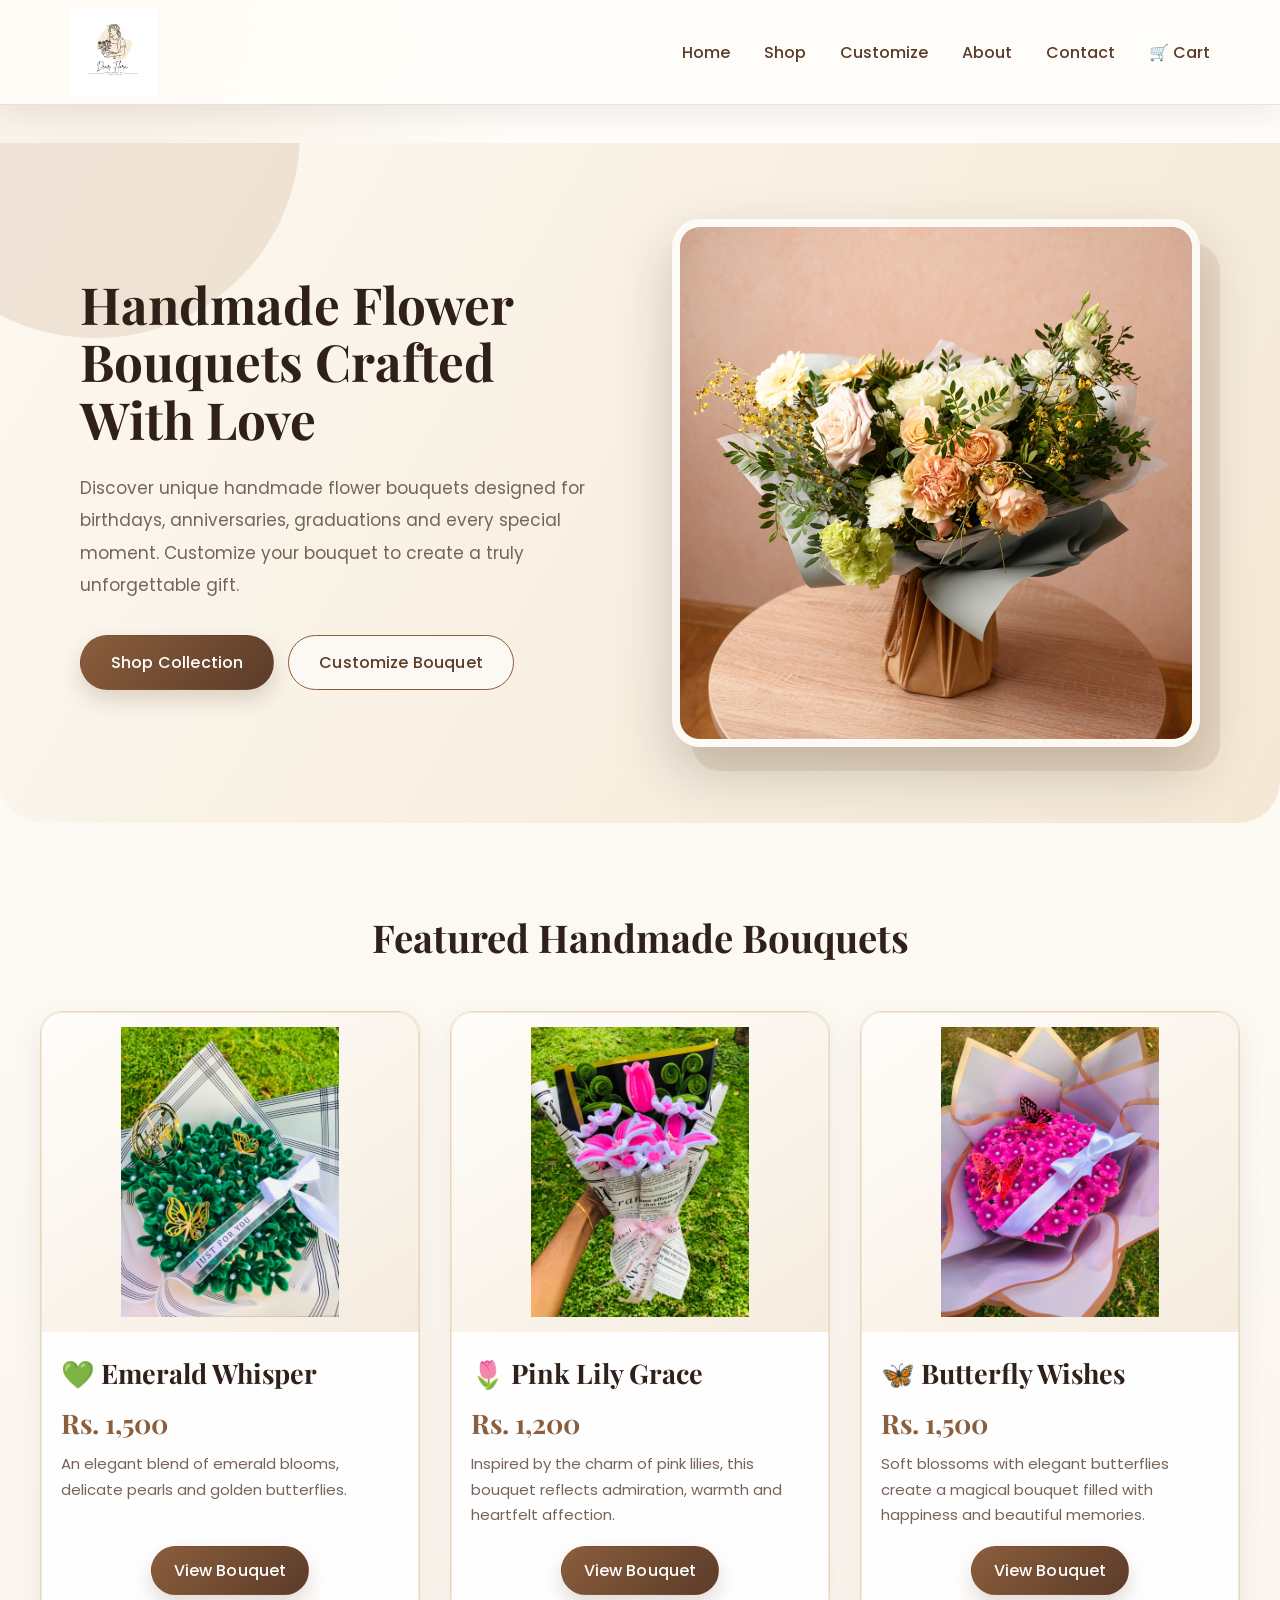
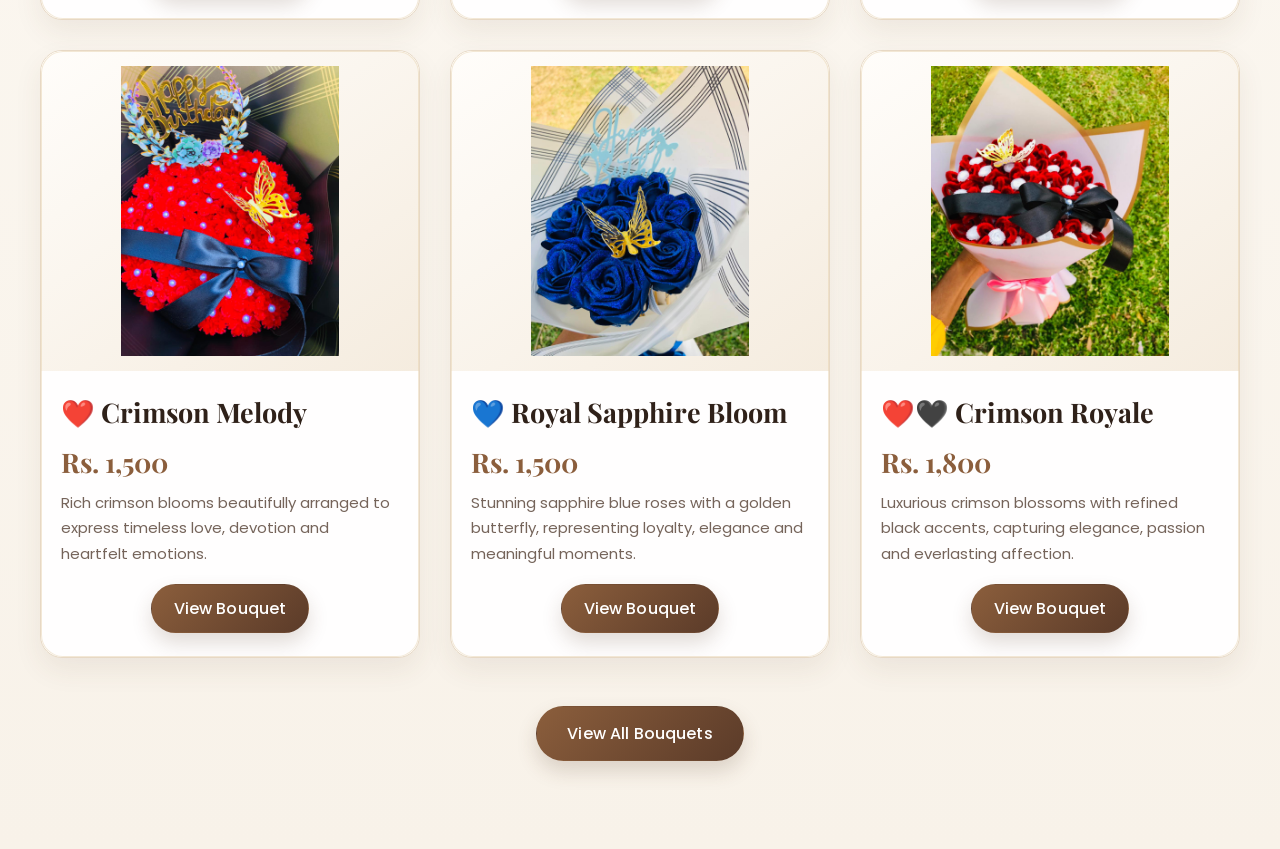
<file: index.html>
<!DOCTYPE html>
<html lang="en">
<head>
    <meta charset="UTF-8">
    <meta name="viewport" content="width=device-width, initial-scale=1.0">
    <link rel="preconnect" href="https://fonts.googleapis.com">

    <link rel="preconnect" href="https://fonts.gstatic.com" crossorigin>

    <link href="https://fonts.googleapis.com/css2?family=Playfair+Display:wght@600;700&family=Poppins:wght@300;400;500;600&display=swap" rel="stylesheet">
    <meta name="description" content="Dear Flora — handmade flower bouquets crafted with love for birthdays, anniversaries, graduations and every special moment. Customise your own, delivered islandwide in Sri Lanka.">
    <meta property="og:title" content="Dear Flora | Online Bouquet Shop">
    <meta property="og:description" content="Handmade flower bouquets crafted with love, customisable for every occasion, delivered islandwide.">
    <meta property="og:type" content="website">
    <meta property="og:image" content="image/hero.jpg">
    <title>Dear Flora | Online Bouquet Shop</title>
    <link rel="stylesheet" href="css/style.css">
    
</head>
<body>

    <!-- Header -->
    <header>

        <a href="index.html" class="logo-link">

            <img src="image/logo.jpeg" alt="Dear Flora Logo" class="logo">
        </a>
        <nav>

            <a href="index.html">Home</a>
            <a href="shop.html">Shop</a>
            <a href="customize.html">Customize</a>
            <a href="about.html">About</a>
            <a href="contact.html"> Contact</a>
            <a href="cart.html">🛒 Cart</a>

        </nav>

    </header>

    <!-- Hero Section -->

    <section class="hero">

        <div class="hero-text">

            <h1>Handmade Flower Bouquets Crafted With Love</h1>

            <p>
                Discover unique handmade flower bouquets designed
                for birthdays, anniversaries, graduations and every
                special moment. Customize your bouquet to create a
                truly unforgettable gift.
            </p>

            <div class="hero-buttons">

                <a href="shop.html" class="btn">
                    Shop Collection
                </a>

                <a href="customize.html" class="btn btn-outline">
                    Customize Bouquet
                </a>

            </div>

        </div>

        <div class="hero-image">

            <img src="image/hero.jpg" alt="Handmade Bouquet">

        </div>

    </section>

    <!-- Featured Section -->

    <section class="featured">

        <h2>Featured Handmade Bouquets</h2>

        <div class="product-container">

            <div class="product-card">

                <img src="image/B1.jpeg" alt="Emerald Whisper">

                <h3>💚 Emerald Whisper</h3>

                <h4>Rs. 1,500</h4>

                <p>
                    An elegant blend of emerald blooms,
                    delicate pearls and golden butterflies.
                </p>

                <a href="product.html?id=B1" class="card-btn">View Bouquet</a>

            </div>

            <div class="product-card">

                <img src="image/B2.jpeg" alt="Pink Lily Grace">
                <h3>🌷 Pink Lily Grace</h3>

                <h4>Rs. 1,200</h4>

                <p>
                Inspired by the charm of pink lilies, this bouquet reflects
                admiration, warmth and heartfelt affection.
                </p>

                <a href="product.html?id=B2" class="card-btn">View Bouquet</a>

            </div>


            <div class="product-card">

                <img src="image/B3.jpeg" alt="Butterfly Wishes">

                <h3>🦋 Butterfly Wishes</h3>

                <h4>Rs. 1,500</h4>

                <p>
                    Soft blossoms with elegant butterflies create a magical bouquet
                    filled with happiness and beautiful memories.
                </p>

                <a href="product.html?id=B3" class="card-btn">View Bouquet</a>

            </div>

            <div class="product-card">

                <img src="image/B4.jpeg" alt="Crimson Melody">

                <h3>❤️ Crimson Melody</h3>

                <h4>Rs. 1,500</h4>

                <p>
                    Rich crimson blooms beautifully arranged to express timeless
                    love, devotion and heartfelt emotions.
                </p>

                <a href="product.html?id=B4" class="card-btn">View Bouquet</a>

            </div>

            <div class="product-card">

                <img src="image/B5.jpeg" alt="Royal Sapphire Bloom">

                <h3>💙 Royal Sapphire Bloom</h3>

                <h4>Rs. 1,500</h4>

                <p>
                    Stunning sapphire blue roses with a golden butterfly,
                    representing loyalty, elegance and meaningful moments.
                </p>

                <a href="product.html?id=B5" class="card-btn">View Bouquet</a>

            </div>

            <div class="product-card">

                <img src="image/B6.jpeg" alt="Crimson Royale">

                <h3>❤️🖤 Crimson Royale</h3>

                <h4>Rs. 1,800</h4>

                <p>
                    Luxurious crimson blossoms with refined black accents,
                    capturing elegance, passion and everlasting affection.
                </p>

                <a href="product.html?id=B6" class="card-btn">View Bouquet</a>

            </div>


        </div>


        <div class="view-all">
            <a href="shop.html" class="btn">
                View All Bouquets
            </a>
        </div>

    </section>

</body>
</html>
</file>
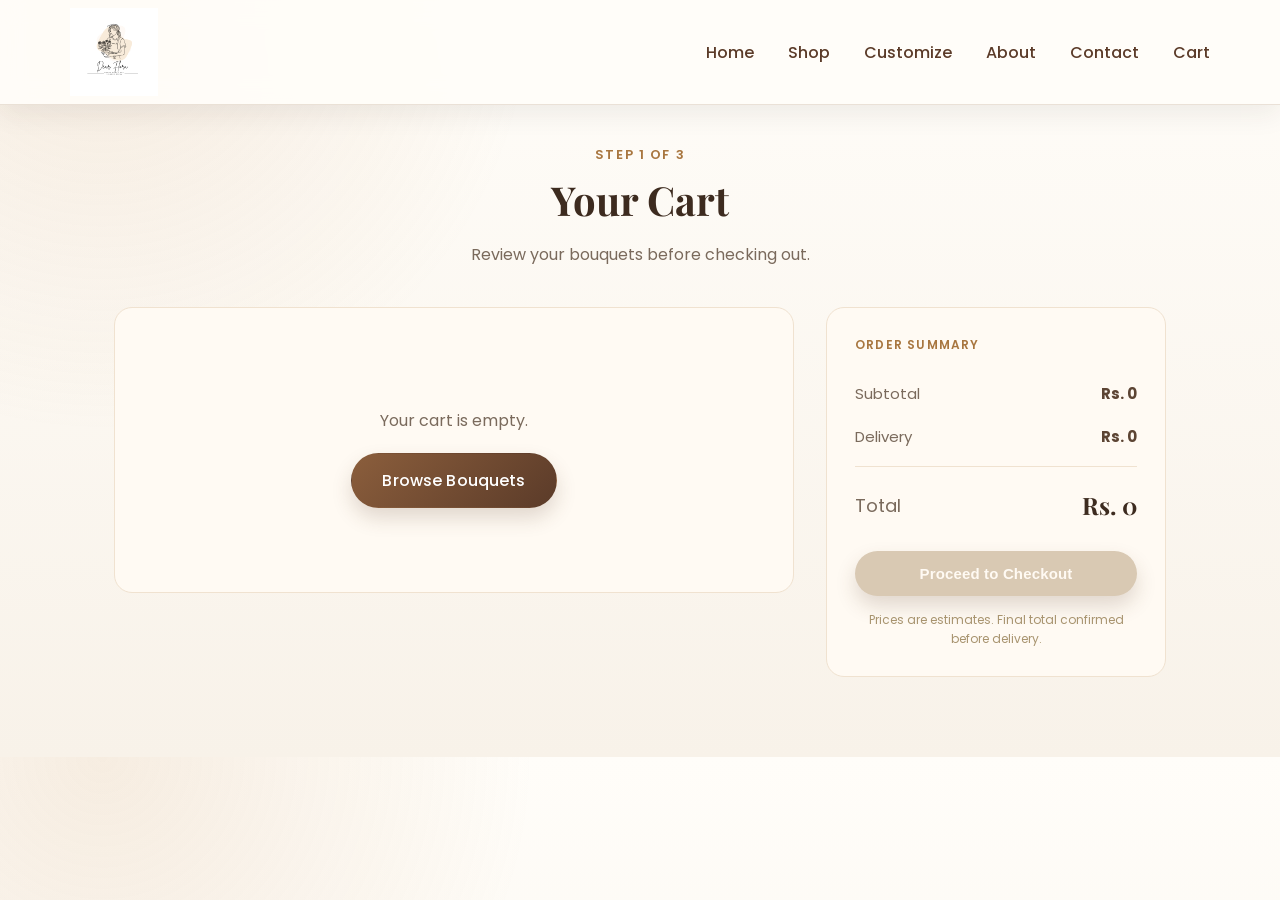
<file: cart.html>
<!DOCTYPE html>
<html lang="en">
<head>
  <meta charset="UTF-8">
  <meta name="viewport" content="width=device-width, initial-scale=1.0">
  <link rel="preconnect" href="https://fonts.googleapis.com">
  <link rel="preconnect" href="https://fonts.gstatic.com" crossorigin>
  <link href="https://fonts.googleapis.com/css2?family=Playfair+Display:wght@600;700&family=Poppins:wght@300;400;500;600&display=swap" rel="stylesheet">
  <meta name="robots" content="noindex, nofollow">
  <title>Your Cart | Dear Flora</title>
  <link rel="stylesheet" href="css/style.css">
  <link rel="stylesheet" href="css/style.css">
  <script src="js/cart.js" defer></script>
</head>
<body class="cart-page">
  <header>
    <a href="index.html" class="logo-link"><img src="image/logo.jpeg" alt="Dear Flora Logo" class="logo"></a>
    <nav>
      <a href="index.html">Home</a><a href="shop.html">Shop</a><a href="customize.html">Customize</a>
      <a href="about.html">About</a><a href="contact.html">Contact</a><a href="cart.html" aria-current="page">Cart</a>
    </nav>
  </header>

  <main class="cart-main">
    <section class="cart-intro">
      <p class="eyebrow">STEP 1 OF 3</p>
      <h1>Your Cart</h1>
      <p>Review your bouquets before checking out.</p>
    </section>

    <div class="cart-layout">
      <section class="cart-items-panel" aria-label="Cart items">
        <div class="cart-list" id="cartList">
          <!-- cart items injected by cart.js -->
        </div>

        <div class="cart-empty" id="cartEmpty" hidden>
          <p>Your cart is empty.</p>
          <a href="shop.html" class="btn">Browse Bouquets</a>
        </div>
      </section>

      <aside class="cart-summary" aria-label="Order summary">
        <p class="eyebrow">ORDER SUMMARY</p>
        <div class="summary-row"><span>Subtotal</span><strong id="subtotalAmount">Rs. 0</strong></div>
        <div class="summary-row"><span>Delivery</span><strong id="deliveryAmount">Rs. 0</strong></div>
        <div class="summary-divider"></div>
        <div class="summary-row summary-total"><span>Total</span><strong id="totalAmount">Rs. 0</strong></div>
        <button type="button" class="btn checkout-btn" id="checkoutBtn">Proceed to Checkout</button>
        <p class="summary-note">Prices are estimates. Final total confirmed before delivery.</p>
      </aside>
    </div>
  </main>

  <template id="cartItemTemplate">
    <article class="cart-item">
      <img class="cart-item-image" src="" alt="" width="96" height="96">
      <div class="cart-item-info">
        <h2 class="cart-item-name"></h2>
        <p class="cart-item-variant"></p>
        <p class="cart-item-price"></p>
        <div class="cart-item-actions">
          <div class="quantity-control" aria-label="Quantity selector">
            <button type="button" class="qty-decrease" aria-label="Decrease quantity">−</button>
            <span class="qty-value">1</span>
            <button type="button" class="qty-increase" aria-label="Increase quantity">+</button>
          </div>
          <button type="button" class="remove-item-btn">Remove</button>
        </div>
      </div>
      <p class="cart-item-line-total"></p>
    </article>
  </template>
</body>
</html>
</file>
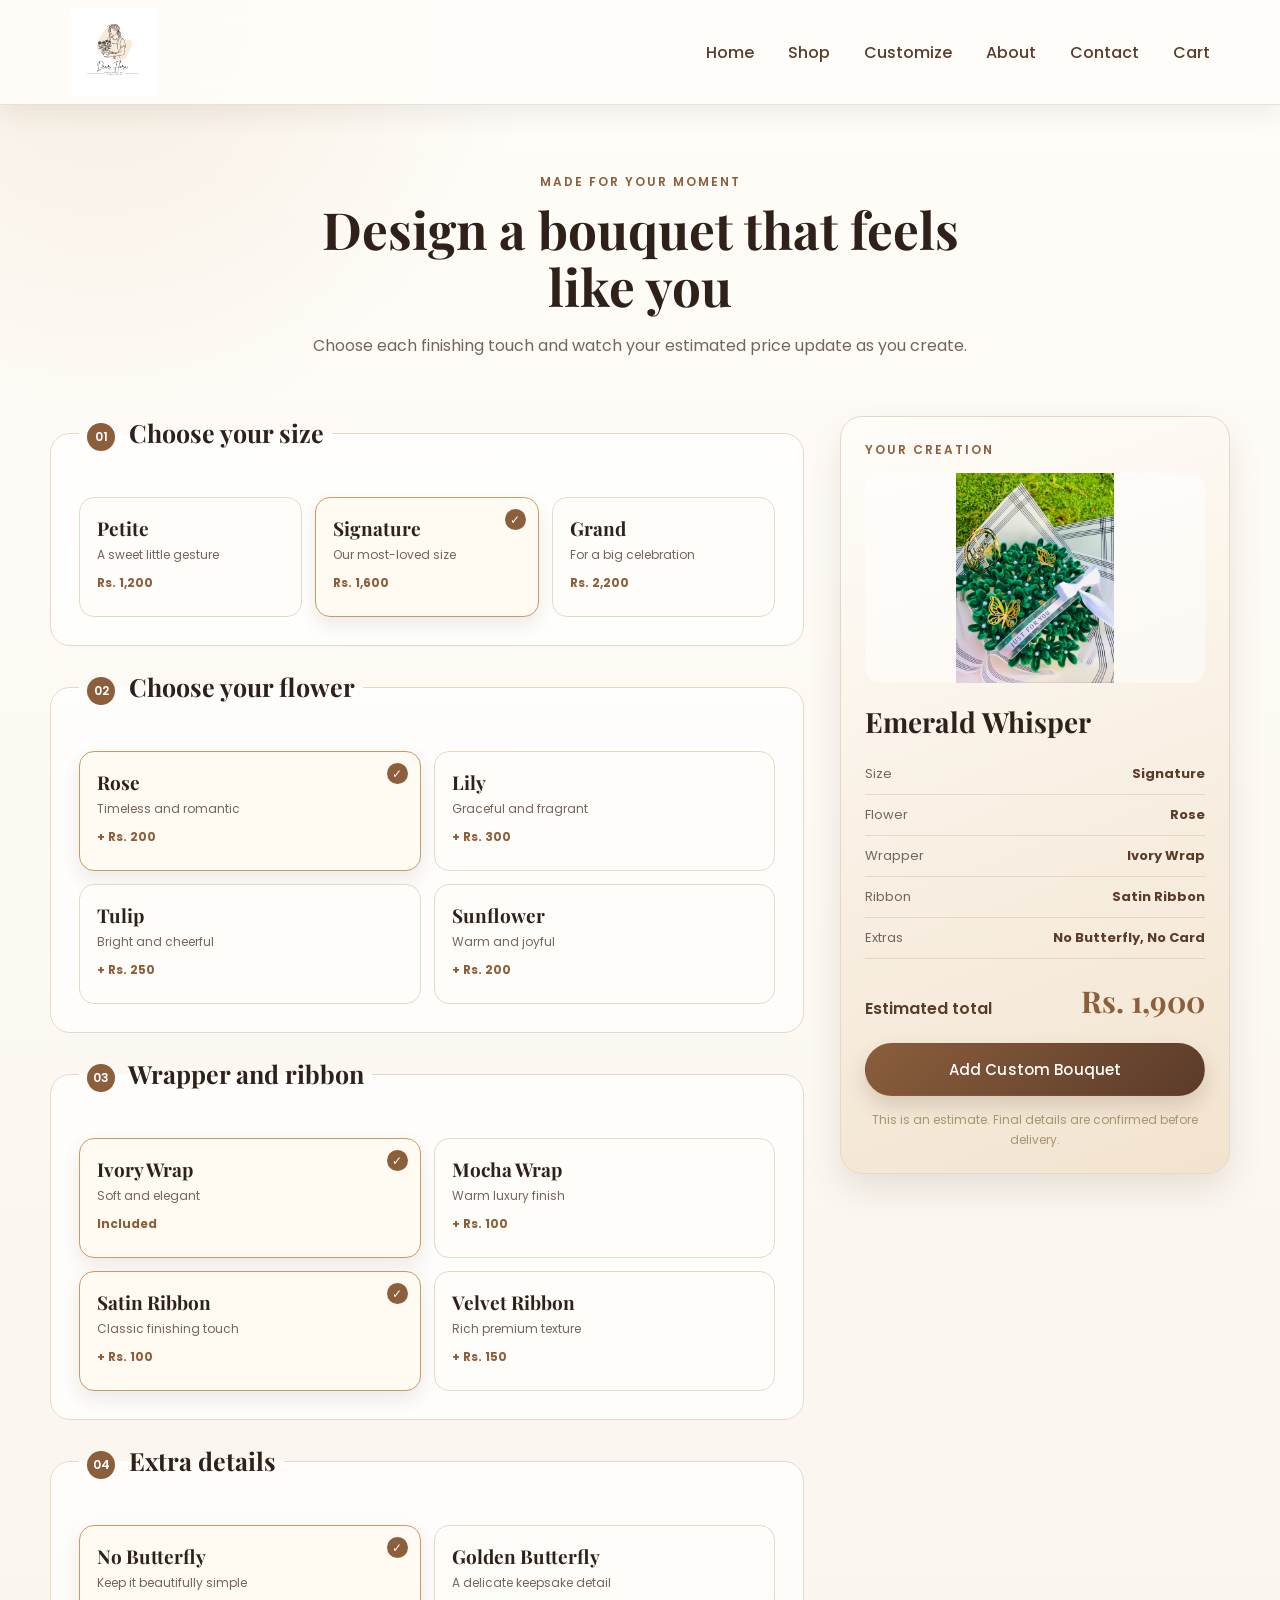
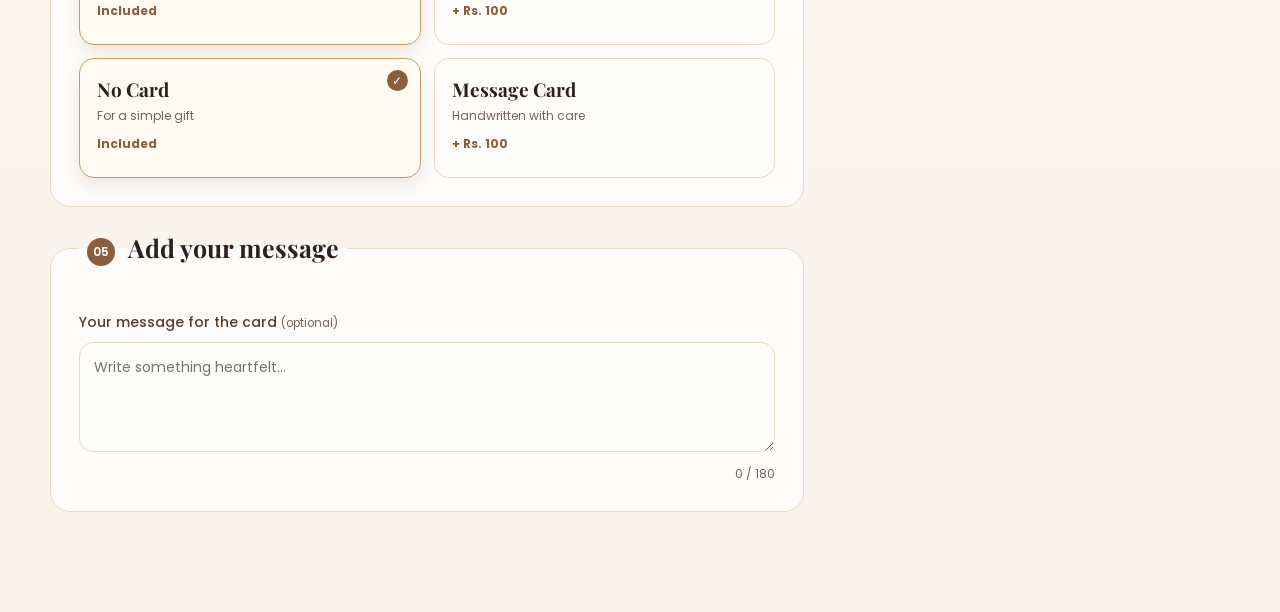
<file: customize.html>
<!DOCTYPE html>
<html lang="en">
<head>
  <meta charset="UTF-8">
  <meta name="viewport" content="width=device-width, initial-scale=1.0">
  <link rel="preconnect" href="https://fonts.googleapis.com">
  <link rel="preconnect" href="https://fonts.gstatic.com" crossorigin>
  <link href="https://fonts.googleapis.com/css2?family=Playfair+Display:wght@600;700&family=Poppins:wght@300;400;500;600&display=swap" rel="stylesheet">
  <meta name="description" content="Design your own handmade bouquet — choose your size, flowers, wrapper, ribbon and finishing touches. Delivered islandwide by Dear Flora.">
  <meta property="og:title" content="Customise Your Bouquet | Dear Flora">
  <meta property="og:description" content="Choose each finishing touch and watch your estimated price update as you create your own bouquet.">
  <meta property="og:type" content="website">
  <title>Customise Your Bouquet | Dear Flora</title>
  <link rel="stylesheet" href="css/style.css">
  <script src="js/customize.js" defer></script>
</head>
<body class="customize-page">
  <header>
    <a href="index.html" class="logo-link"><img src="image/logo.jpeg" alt="Dear Flora Logo" class="logo"></a>
    <nav><a href="index.html">Home</a><a href="shop.html">Shop</a><a href="customize.html" aria-current="page">Customize</a><a href="about.html">About</a><a href="contact.html">Contact</a><a href="cart.html">Cart</a></nav>
  </header>

  <main class="customize-main">
    <section class="customize-intro">
      <p class="eyebrow">MADE FOR YOUR MOMENT</p>
      <h1>Design a bouquet that feels like you</h1>
      <p>Choose each finishing touch and watch your estimated price update as you create.</p>
    </section>

    <form id="customizeForm" class="customize-layout">
      <section class="customization-options" aria-label="Bouquet customisation options">
        <fieldset>
          <legend><span>01</span> Choose your size</legend>
          <div class="option-grid three-options">
            <label class="choice-card"><input type="radio" name="size" value="Petite" data-price="1200"><strong>Petite</strong><small>A sweet little gesture</small><b>Rs. 1,200</b></label>
            <label class="choice-card selected"><input type="radio" name="size" value="Signature" data-price="1600" checked><strong>Signature</strong><small>Our most-loved size</small><b>Rs. 1,600</b></label>
            <label class="choice-card"><input type="radio" name="size" value="Grand" data-price="2200"><strong>Grand</strong><small>For a big celebration</small><b>Rs. 2,200</b></label>
          </div>
        </fieldset>

        <fieldset>
          <legend><span>02</span> Choose your flower</legend>
          <div class="option-grid">
            <label class="choice-card selected"><input type="radio" name="flower" value="Rose" data-price="200" checked><strong>Rose</strong><small>Timeless and romantic</small><b>+ Rs. 200</b></label>
            <label class="choice-card"><input type="radio" name="flower" value="Lily" data-price="300"><strong>Lily</strong><small>Graceful and fragrant</small><b>+ Rs. 300</b></label>
            <label class="choice-card"><input type="radio" name="flower" value="Tulip" data-price="250"><strong>Tulip</strong><small>Bright and cheerful</small><b>+ Rs. 250</b></label>
            <label class="choice-card"><input type="radio" name="flower" value="Sunflower" data-price="200"><strong>Sunflower</strong><small>Warm and joyful</small><b>+ Rs. 200</b></label>
          </div>
        </fieldset>

        <fieldset>
          <legend><span>03</span> Wrapper and ribbon</legend>
          <div class="option-grid">
            <label class="choice-card selected"><input type="radio" name="wrapper" value="Ivory Wrap" data-price="0" checked><strong>Ivory Wrap</strong><small>Soft and elegant</small><b>Included</b></label>
            <label class="choice-card"><input type="radio" name="wrapper" value="Mocha Wrap" data-price="100"><strong>Mocha Wrap</strong><small>Warm luxury finish</small><b>+ Rs. 100</b></label>
            <label class="choice-card selected"><input type="radio" name="ribbon" value="Satin Ribbon" data-price="100" checked><strong>Satin Ribbon</strong><small>Classic finishing touch</small><b>+ Rs. 100</b></label>
            <label class="choice-card"><input type="radio" name="ribbon" value="Velvet Ribbon" data-price="150"><strong>Velvet Ribbon</strong><small>Rich premium texture</small><b>+ Rs. 150</b></label>
          </div>
        </fieldset>

        <fieldset>
          <legend><span>04</span> Extra details</legend>
          <div class="option-grid">
            <label class="choice-card selected"><input type="radio" name="butterfly" value="No Butterfly" data-price="0" checked><strong>No Butterfly</strong><small>Keep it beautifully simple</small><b>Included</b></label>
            <label class="choice-card"><input type="radio" name="butterfly" value="Golden Butterfly" data-price="100"><strong>Golden Butterfly</strong><small>A delicate keepsake detail</small><b>+ Rs. 100</b></label>
            <label class="choice-card selected"><input type="radio" name="card" value="No Card" data-price="0" checked><strong>No Card</strong><small>For a simple gift</small><b>Included</b></label>
            <label class="choice-card"><input type="radio" name="card" value="Handwritten Card" data-price="100"><strong>Message Card</strong><small>Handwritten with care</small><b>+ Rs. 100</b></label>
          </div>
        </fieldset>

        <fieldset>
          <legend><span>05</span> Add your message</legend>
          <label class="message-label" for="specialMessage">Your message for the card <small>(optional)</small></label>
          <textarea id="specialMessage" name="specialMessage" maxlength="180" placeholder="Write something heartfelt..."></textarea>
          <small class="character-count">0 / 180</small>
        </fieldset>
      </section>

      <aside class="custom-summary" aria-live="polite">
        <p class="eyebrow">YOUR CREATION</p>
        <img src="" alt="Bouquet preview" class="summary-image">
        <h2 class="summary-title">Your Custom bouquet</h2>
        <ul class="summary-list">
          <li><span>Size</span><strong data-summary="size">Signature</strong></li>
          <li><span>Flower</span><strong data-summary="flower">Rose</strong></li>
          <li><span>Wrapper</span><strong data-summary="wrapper">Ivory Wrap</strong></li>
          <li><span>Ribbon</span><strong data-summary="ribbon">Satin Ribbon</strong></li>
          <li><span>Extras</span><strong data-summary="extras">No Butterfly, No Card</strong></li>
        </ul>
        <div class="estimate-total"><span>Estimated total</span><strong id="estimatedPrice">Rs. 1,900</strong></div>
        <button type="submit" class="btn create-bouquet-btn">Add Custom Bouquet</button>
        <p class="summary-note">This is an estimate. Final details are confirmed before delivery.</p>
      </aside>
    </form>
  </main>
</body>
</html>
</file>
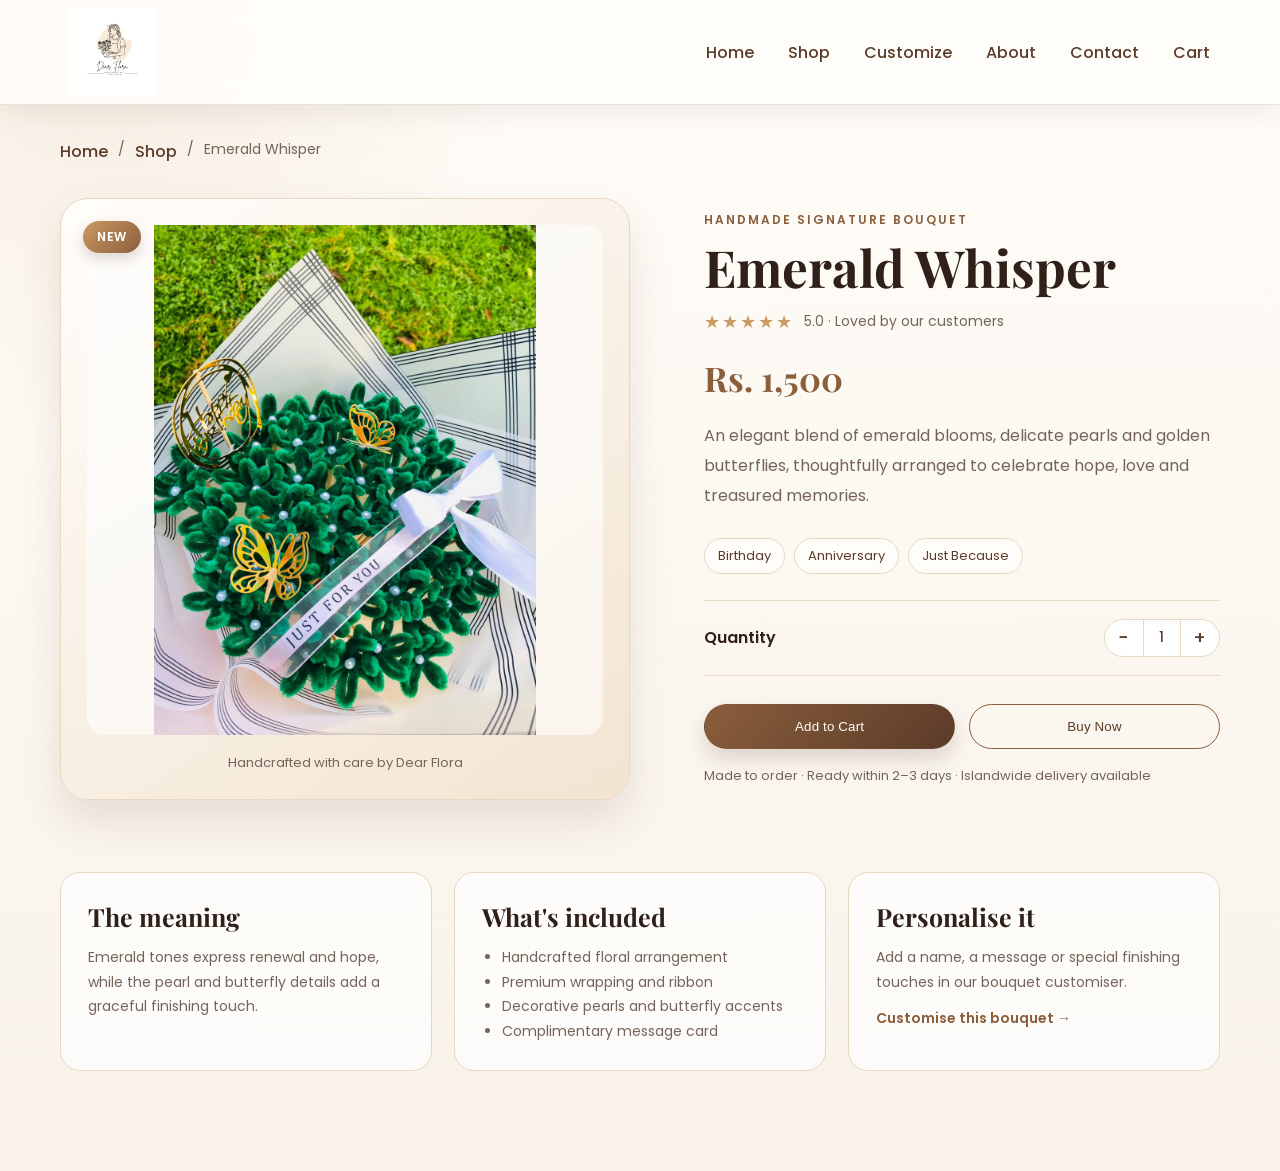
<file: product.html>
<!DOCTYPE html>
<html lang="en">
<head>
  <meta charset="UTF-8">
  <meta name="viewport" content="width=device-width, initial-scale=1.0">
  <link rel="preconnect" href="https://fonts.googleapis.com">
  <link rel="preconnect" href="https://fonts.gstatic.com" crossorigin>
  <link href="https://fonts.googleapis.com/css2?family=Playfair+Display:wght@600;700&family=Poppins:wght@300;400;500;600&display=swap" rel="stylesheet">
  <meta name="description" content="Handmade signature bouquet from Dear Flora, thoughtfully arranged and delivered islandwide in Sri Lanka.">
  <meta property="og:title" content="Emerald Whisper | Dear Flora">
  <meta property="og:description" content="An elegant blend of emerald blooms, delicate pearls and golden butterflies.">
  <meta property="og:type" content="product">
  <meta property="og:image" content="image/B1.jpeg">
  <title>Emerald Whisper | Dear Flora</title>
  <link rel="stylesheet" href="css/style.css">
  <script src="js/product.js" defer></script>
</head>
<body class="product-page">
  <header>
    <a href="index.html" class="logo-link"><img src="image/logo.jpeg" alt="Dear Flora Logo" class="logo"></a>
    <nav>
      <a href="index.html">Home</a><a href="shop.html">Shop</a><a href="customize.html">Customize</a>
      <a href="about.html">About</a><a href="contact.html">Contact</a><a href="cart.html">Cart</a>
    </nav>
  </header>

  <main class="product-page-main">
    <nav class="breadcrumb" aria-label="Breadcrumb">
      <a href="index.html">Home</a><span>/</span><a href="shop.html">Shop</a><span>/</span><span class="breadcrumb-product" aria-current="page">Emerald Whisper</span>
    </nav>

    <section class="product-details" aria-labelledby="product-title">
      <div class="product-image-panel">
        <span class="badge product-badge">NEW</span>
        <img class="product-main-image" src="image/B1.jpeg" alt="Emerald Whisper handmade bouquet">
        <p>Handcrafted with care by Dear Flora</p>
      </div>

      <div class="product-info">
        <p class="eyebrow">HANDMADE SIGNATURE BOUQUET</p>
        <h1 id="product-title" class="product-name">Emerald Whisper</h1>
        <div class="product-rating" aria-label="5 out of 5 stars"><span class="stars">★★★★★</span><span>5.0 · Loved by our customers</span></div>
        <p class="product-price">Rs. 1,500</p>
        <p class="product-description">An elegant blend of emerald blooms, delicate pearls and golden butterflies, thoughtfully arranged to celebrate hope, love and treasured memories.</p>

        <div class="occasion-tags product-occasions" aria-label="Suitable occasions"><span>Birthday</span><span>Anniversary</span><span>Just Because</span></div>

        <div class="quantity-row">
          <span class="quantity-label">Quantity</span>
          <div class="quantity-control" aria-label="Quantity selector"><button type="button" aria-label="Decrease quantity">−</button><span>1</span><button type="button" aria-label="Increase quantity">+</button></div>
        </div>

        <div class="product-actions"><button type="button" class="btn add-cart-btn">Add to Cart</button><button type="button" class="btn btn-outline buy-now-btn">Buy Now</button></div>
        <p class="delivery-note">Made to order · Ready within 2–3 days · Islandwide delivery available</p>
      </div>
    </section>

    <section class="product-extra" aria-label="Bouquet information">
      <article class="product-meaning-card"><h2>The meaning</h2><p>Emerald tones express renewal and hope, while the pearl and butterfly details add a graceful finishing touch.</p></article>
      <article><h2>What's included</h2><ul><li>Handcrafted floral arrangement</li><li>Premium wrapping and ribbon</li><li>Decorative pearls and butterfly accents</li><li>Complimentary message card</li></ul></article>
      <article><h2>Personalise it</h2><p>Add a name, a message or special finishing touches in our bouquet customiser.</p><a href="customize.html" class="text-link customize-link">Customise this bouquet →</a></article>
    </section>
  </main>
</body>
</html>
</file>
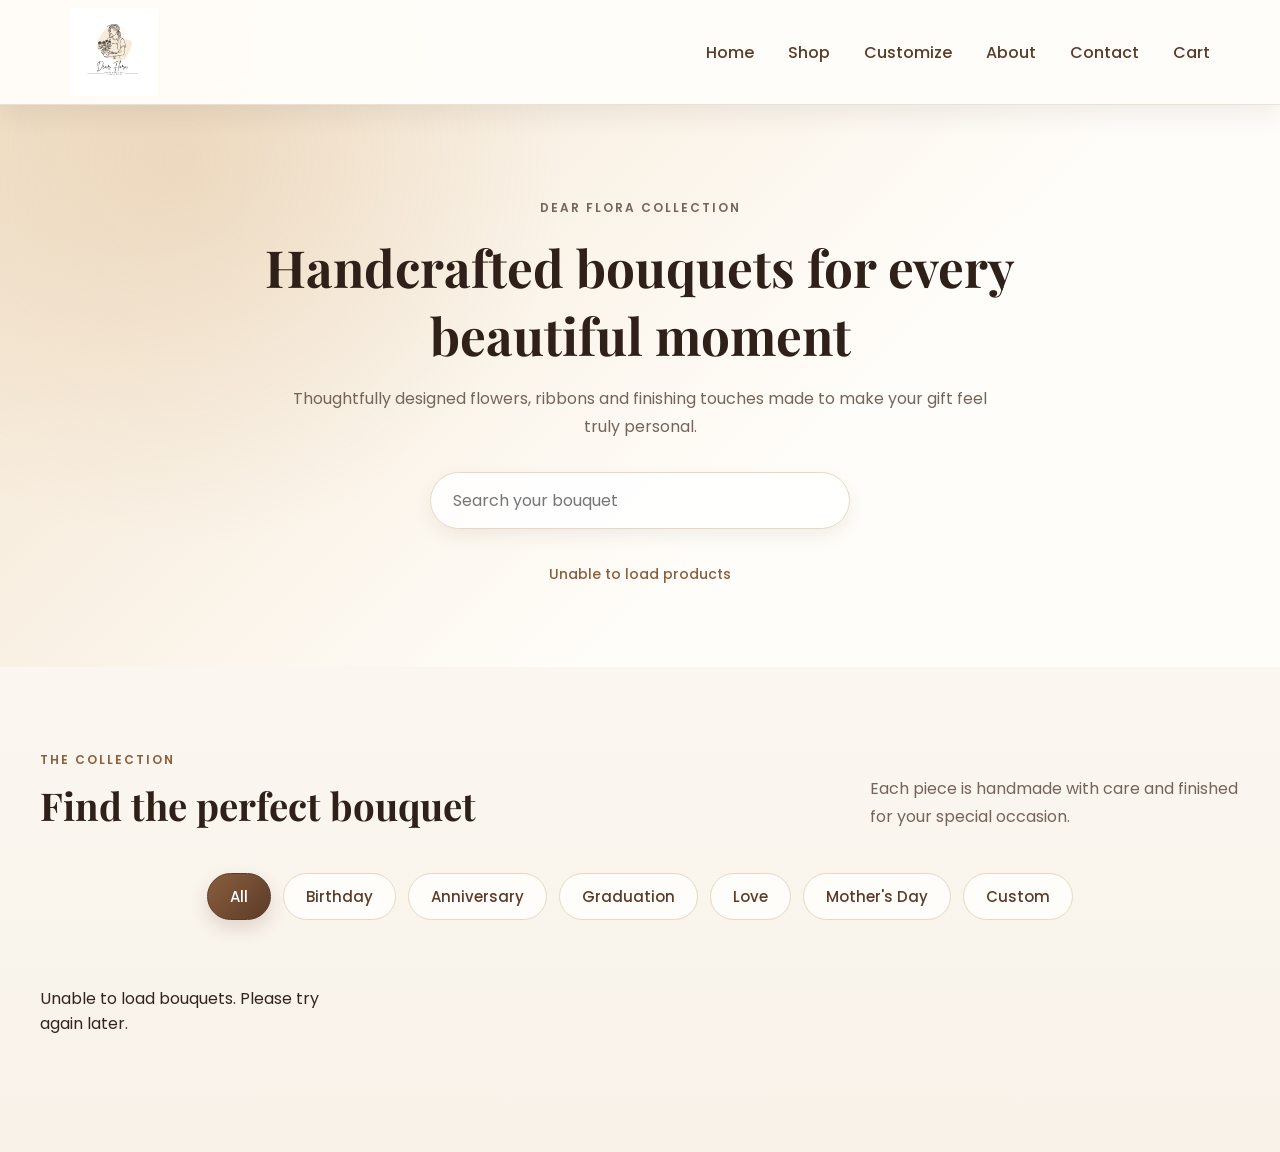
<file: shop.html>
<!DOCTYPE html>
<html lang="en">
<head>
  <meta charset="UTF-8">
  <meta name="viewport" content="width=device-width, initial-scale=1.0">
  <link rel="preconnect" href="https://fonts.googleapis.com">
  <link rel="preconnect" href="https://fonts.gstatic.com" crossorigin>
  <link href="https://fonts.googleapis.com/css2?family=Playfair+Display:wght@600;700&family=Poppins:wght@300;400;500;600&display=swap" rel="stylesheet">
  <meta name="description" content="Browse Dear Flora's handmade bouquet collection — birthday, anniversary, graduation and love bouquets, handcrafted and delivered islandwide in Sri Lanka.">
  <meta property="og:title" content="Shop Handmade Bouquets | Dear Flora">
  <meta property="og:description" content="Browse our handmade bouquet collection — handcrafted with love, delivered islandwide.">
  <meta property="og:type" content="website">
  <meta property="og:image" content="image/B1.jpeg">
  <title>Shop Handmade Bouquets | Dear Flora</title>
  <link rel="stylesheet" href="css/style.css">
  <script src="js/shop.js" defer></script>
</head>
<body class="shop-page">
  <header>
    <a href="index.html" class="logo-link"><img src="image/logo.jpeg" alt="Dear Flora Logo" class="logo"></a>
    <nav>
      <a href="index.html">Home</a>
      <a href="shop.html" aria-current="page">Shop</a>
      <a href="customize.html">Customize</a>
      <a href="about.html">About</a>
      <a href="contact.html">Contact</a>
      <a href="cart.html">Cart</a>
    </nav>
  </header>

  <main>
    <section class="shop-hero">
      <p class="eyebrow">DEAR FLORA COLLECTION</p>
      <h1>Handcrafted bouquets for every beautiful moment</h1>
      <p>Thoughtfully designed flowers, ribbons and finishing touches made to make your gift feel truly personal.</p>
      <div class="shop-search">
        <input type="search" id="searchInput" placeholder="Search your bouquet" aria-label="Search bouquets">
      </div>
      <span class="product-count">19 handcrafted bouquets to discover</span>
    </section>

    <section class="shop-catalogue" aria-labelledby="collection-title">
      <div class="catalogue-heading">
        <div>
          <p class="eyebrow">THE COLLECTION</p>
          <h2 id="collection-title">Find the perfect bouquet</h2>
        </div>
        <p>Each piece is handmade with care and finished for your special occasion.</p>
      </div>

      <!-- These data-category values will be used for the JavaScript filter in Phase 2. -->
      <div class="category-filter" aria-label="Bouquet categories">
        <button class="active" type="button" data-category="all">All</button>
        <button type="button" data-category="birthday">Birthday</button>
        <button type="button" data-category="anniversary">Anniversary</button>
        <button type="button" data-category="graduation">Graduation</button>
        <button type="button" data-category="love">Love</button>
        <button type="button" data-category="mothers-day">Mother's Day</button>
        <button type="button" data-category="custom">Custom</button>
      </div>

      <div class="shop-product-grid">
        <article class="product-card" data-category="birthday">
          <span class="badge">NEW</span><img src="image/B1.jpeg" alt="Emerald Whisper bouquet">
          <h3>Emerald Whisper</h3><h4>Rs. 1,500</h4><p>Emerald blooms, pearls and golden butterflies in a graceful arrangement.</p>
          <a href="product.html?id=B1" class="card-btn">View Bouquet</a>
        </article>
        <article class="product-card" data-category="love">
          <img src="image/B2.jpeg" alt="Pink Lily Grace bouquet"><h3>Pink Lily Grace</h3><h4>Rs. 1,200</h4><p>A sweet, warm bouquet inspired by the gentle charm of lilies.</p>
          <a href="product.html?id=B2" class="card-btn">View Bouquet</a>
        </article>
        <article class="product-card" data-category="birthday">
          <img src="image/B3.jpeg" alt="Butterfly Wishes bouquet"><h3>Butterfly Wishes</h3><h4>Rs. 1,500</h4><p>Soft blossoms and delicate butterflies for a magical celebration.</p>
          <a href="product.html?id=B3" class="card-btn">View Bouquet</a>
        </article>
        <article class="product-card" data-category="love">
          <img src="image/B4.jpeg" alt="Crimson Melody bouquet"><h3>Crimson Melody</h3><h4>Rs. 1,500</h4><p>Rich crimson blooms arranged to express timeless devotion.</p>
          <a href="product.html?id=B4" class="card-btn">View Bouquet</a>
        </article>
        <article class="product-card" data-category="anniversary">
          <img src="image/B5.jpeg" alt="Royal Sapphire Bloom bouquet"><h3>Royal Sapphire Bloom</h3><h4>Rs. 1,500</h4><p>Blue roses and golden details with an elegant, meaningful finish.</p>
          <a href="product.html?id=B5" class="card-btn">View Bouquet</a>
        </article>
        <article class="product-card" data-category="love">
          <img src="image/B6.jpeg" alt="Crimson Royale bouquet"><h3>Crimson Royale</h3><h4>Rs. 1,800</h4><p>Luxurious crimson blossoms with refined black accents.</p>
          <a href="product.html?id=B6" class="card-btn">View Bouquet</a>
        </article>
        <article class="product-card" data-category="graduation">
          <span class="badge">POPULAR</span><img src="image/B7.jpeg" alt="Golden Promise bouquet"><h3>Golden Promise</h3><h4>Rs. 1,600</h4><p>A joyful handmade bouquet to celebrate a proud new beginning.</p>
          <a href="product.html?id=B7" class="card-btn">View Bouquet</a>
        </article>
        <article class="product-card" data-category="birthday">
          <img src="image/B8.jpeg" alt="Blush Garden bouquet"><h3>Blush Garden</h3><h4>Rs. 1,400</h4><p>A delicate floral gift for birthdays and heartfelt surprises.</p>
          <a href="product.html?id=B8" class="card-btn">View Bouquet</a>
        </article>
        <article class="product-card" data-category="anniversary">
          <img src="image/B9.jpeg" alt="Midnight Charm bouquet"><h3>Midnight Charm</h3><h4>Rs. 1,700</h4><p>A polished bouquet with a bold, memorable presence.</p>
          <a href="product.html?id=B9" class="card-btn">View Bouquet</a>
        </article>
        <article class="product-card" data-category="mothers-day">
          <img src="image/B10.jpeg" alt="Mother's Embrace bouquet"><h3>Mother's Embrace</h3><h4>Rs. 1,600</h4><p>A gentle expression of gratitude, warmth and love.</p>
          <a href="product.html?id=B10" class="card-btn">View Bouquet</a>
        </article>
        <article class="product-card" data-category="birthday">
          <img src="image/B11.jpeg" alt="Velvet Petals bouquet"><h3>Velvet Petals</h3><h4>Rs. 1,450</h4><p>Soft petals and charming details for a beautifully personal gift.</p>
          <a href="product.html?id=B11" class="card-btn">View Bouquet</a>
        </article>
        <article class="product-card" data-category="custom">
          <img src="image/B12.jpeg" alt="Pearl Petal bouquet"><h3>Pearl Petal</h3><h4>Rs. 1,650</h4><p>A refined design finished with elegant, pearlescent touches.</p>
          <a href="product.html?id=B12" class="card-btn">View Bouquet</a>
        </article>
        <article class="product-card" data-category="love">
          <img src="image/B13.jpeg" alt="Forever Yours bouquet"><h3>Forever Yours</h3><h4>Rs. 1,700</h4><p>A romantic arrangement created for love-filled occasions.</p>
          <a href="product.html?id=B13" class="card-btn">View Bouquet</a>
        </article>
        <article class="product-card" data-category="graduation">
          <img src="image/B14.jpeg" alt="Dream Chaser bouquet"><h3>Dream Chaser</h3><h4>Rs. 1,550</h4><p>A bright, thoughtful gift for a milestone worth remembering.</p>
          <a href="product.html?id=B14" class="card-btn">View Bouquet</a>
        </article>
        <article class="product-card" data-category="birthday">
          <img src="image/B15.jpeg" alt="Sweet Celebration bouquet"><h3>Sweet Celebration</h3><h4>Rs. 1,500</h4><p>A cheerful bouquet made for smiles, wishes and celebrations.</p>
          <a href="product.html?id=B15" class="card-btn">View Bouquet</a>
        </article>
        <article class="product-card" data-category="mothers-day">
          <img src="image/B16.jpeg" alt="Graceful Bloom bouquet"><h3>Graceful Bloom</h3><h4>Rs. 1,650</h4><p>Delicate textures and blooms in a warm, graceful composition.</p>
          <a href="product.html?id=B16" class="card-btn">View Bouquet</a>
        </article>
        <article class="product-card" data-category="custom">
          <img src="image/B17.jpeg" alt="Golden Bloom bouquet"><h3>Golden Bloom</h3><h4>Rs. 1,750</h4><p>A premium bouquet with beautiful hand-finished details.</p>
          <a href="product.html?id=B17" class="card-btn">View Bouquet</a>
        </article>
        <article class="product-card" data-category="anniversary">
          <img src="image/B18.jpeg" alt="Ever After bouquet"><h3>Ever After</h3><h4>Rs. 1,800</h4><p>A luxurious keepsake bouquet for a cherished celebration.</p>
          <a href="product.html?id=B18" class="card-btn">View Bouquet</a>
        </article>
        <article class="product-card" data-category="love">
          <span class="badge">LIMITED</span><img src="image/B19.jpeg" alt="Love Letter bouquet"><h3>Love Letter</h3><h4>Rs. 1,900</h4><p>A romantic finishing touch for your most special message.</p>
          <a href="product.html?id=B19" class="card-btn">View Bouquet</a>
        </article>
      </div>
    </section>
  </main>
</body>
</html>
</file>
<file: css/style.css>
:root {
  --espresso: #2f2119;
  --coffee: #5b3b29;
  --primary: #8b5e3c;
  --secondary: #a67c52;
  --caramel: #c99a62;
  --champagne: #e8d4af;
  --cream: #f8f2e9;
  --ivory: #fffdf9;
  --card: #ffffff;
  --text: #33251d;
  --text-light: #75645a;
  --border: #e7d8c4;
}

* { box-sizing: border-box; }

body {
  margin: 0;
  font-family: 'Poppins', sans-serif;
  color: var(--text);
  background:
    radial-gradient(circle at 8% 0%, rgba(201,154,98,.16), transparent 27rem),
    linear-gradient(180deg, #fffdf9 0%, var(--cream) 100%);
}

h1, h2, h3 { font-family: 'Playfair Display', serif; }

header {
  position: sticky;
  top: 0;
  z-index: 1000;
  display: flex;
  justify-content: space-between;
  align-items: center;
  min-height: 105px;
  padding: 0 70px;
  background: rgba(255, 253, 249, .93);
  backdrop-filter: blur(12px);
  border-bottom: 1px solid rgba(139, 94, 60, .18);
  box-shadow: 0 8px 26px rgba(47, 33, 25, .08);
}
.logo-link {
     display: flex; align-items: center;
}
.logo {
     height: 88px; width: auto; transition: transform .3s ease;
}
.logo:hover {
     transform: scale(1.03); 
}
nav {
     display: flex; gap: 34px; 
}
nav a {
     color: var(--coffee); 
     text-decoration: none; 
     font-size: 16px; 
     font-weight: 500; 
     transition: color .25s; 
}
nav a:hover {
     color: var(--caramel); 
}

.hero {
  position: relative;
  isolation: isolate;
  display: flex;
  align-items: center;
  gap: 64px;
  max-width: 1320px;
  margin: 38px auto 0;
  padding: 76px 80px;
  overflow: hidden;
  border-radius: 0 0 42px 42px;
  background: linear-gradient(120deg, #fdf8f1 0%, #f4e8d5 100%);
}
.hero::before {
  content: '';
  position: absolute;
  z-index: -1;
  width: 410px;
  height: 410px;
  top: -215px;
  left: -110px;
  border-radius: 50%;
  background: rgba(166, 124, 82, .16);
}
.hero-text, .hero-image { flex: 1; }
.hero-text h1 { max-width: 580px; margin: 0 0 24px; color: var(--espresso); font-size: clamp(40px, 4vw, 58px); line-height: 1.12; }
.hero-text p { max-width: 550px; margin: 0 0 34px; color: var(--text-light); font-size: 17px; line-height: 1.9; }
.hero-buttons { display: flex; flex-wrap: wrap; gap: 14px; }
.hero-image { text-align: center; }
.hero-image img { width: 100%; max-width: 540px; display: block; border: 8px solid rgba(255,255,255,.72); border-radius: 28px; box-shadow: 20px 24px 0 rgba(139,94,60,.13), 0 24px 55px rgba(47,33,25,.22); }

.btn, .card-btn {
  display: inline-block;
  color: #fff;
  text-decoration: none;
  font-weight: 500;
  letter-spacing: .15px;
  border: 1px solid transparent;
  background: linear-gradient(135deg, var(--primary), var(--coffee));
  box-shadow: 0 10px 20px rgba(91,59,41,.18);
  transition: transform .25s ease, box-shadow .25s ease, background .25s ease;
}
.btn { padding: 14px 30px; border-radius: 999px; }
.card-btn {
  align-self: center;
  margin: auto 20px 24px;
  padding: 11px 22px;
  border-radius: 999px;
}
.btn:hover, .card-btn:hover { color: #fff; transform: translateY(-3px); background: linear-gradient(135deg, var(--caramel), var(--primary)); box-shadow: 0 15px 28px rgba(91,59,41,.26); }
.btn-outline { color: var(--coffee); background: rgba(255,255,255,.58); border-color: var(--primary); box-shadow: none; }
.btn-outline:hover { color: #fff; background: var(--coffee); }

.featured { padding: 88px 40px; }
.featured h2 { margin: 0 0 48px; text-align: center; color: var(--espresso); font-size: clamp(34px, 3vw, 44px); }
.product-container { display: grid; grid-template-columns: repeat(3, minmax(0, 1fr)); gap: 30px; max-width: 1200px; margin: auto; }
.product-card { position: relative; overflow: hidden; display: flex; flex-direction: column; background: rgba(255,255,255,.94); border: 1px solid var(--border); border-radius: 22px; box-shadow: 0 12px 28px rgba(91,59,41,.08); transition: transform .32s ease, box-shadow .32s ease, border-color .32s ease; }
.product-card::after { content: ''; position: absolute; inset: 0; pointer-events: none; border-radius: inherit; box-shadow: inset 0 0 0 1px rgba(232,212,175,.5); }
.product-card:hover { transform: translateY(-10px); border-color: var(--caramel); box-shadow: 0 24px 45px rgba(91,59,41,.18); }
.product-card img { width: 100%; height: 320px; object-fit: contain; padding: 15px; background: linear-gradient(145deg, #fffdfa, #f5ecdf); transition: transform .45s ease; }
.product-card:hover img { transform: scale(1.045); }
.product-card h3 { margin: 23px 20px 4px; font-size: 27px; color: var(--espresso); }
.product-card h4 { margin: 10px 20px; color: var(--primary); font-family: 'Playfair Display', serif; font-size: 27px; }
.product-card p { flex: 1; margin: 0; padding: 0 20px 18px; color: var(--text-light); font-size: 15px; line-height: 1.7; }
.badge { position: absolute; z-index: 2; top: 16px; left: 16px; padding: 7px 14px; color: #fff; border-radius: 999px; background: linear-gradient(135deg, var(--caramel), var(--primary)); box-shadow: 0 6px 14px rgba(91,59,41,.2); font-size: 12px; font-weight: 600; letter-spacing: .6px; }
.view-all { text-align: center; margin-top: 48px; }

.shop-hero { position: relative; padding: 78px 20px; text-align: center; overflow: hidden; background: linear-gradient(135deg, #f7ecde, #fffdf9); }
.shop-hero h1 { margin: 0 0 16px; color: var(--espresso); font-size: clamp(40px, 4vw, 52px); }
.shop-hero p { width: 700px; max-width: 90%; margin: 0 auto 30px; color: var(--text-light); line-height: 1.8; }
.product-count { display: block; margin-top: 20px; color: var(--primary); font-size: 14px; font-weight: 500; }
.category-filter { display: flex; flex-wrap: wrap; justify-content: center; gap: 12px; margin-bottom: 50px; }
.category-filter button { padding: 11px 22px; color: var(--coffee); border: 1px solid var(--border); border-radius: 999px; background: var(--ivory); font: 500 15px 'Poppins', sans-serif; cursor: pointer; transition: .25s; }
.category-filter button:hover, .category-filter .active { color: #fff; background: linear-gradient(135deg, var(--primary), var(--coffee)); border-color: var(--coffee); box-shadow: 0 8px 18px rgba(91,59,41,.16); }
.shop-search { margin-bottom: 35px; text-align: center; }
.shop-search input { width: 420px; max-width: 90%; padding: 15px 22px; color: var(--text); border: 1px solid var(--border); border-radius: 999px; outline: none; background: rgba(255,255,255,.9); box-shadow: 0 7px 18px rgba(91,59,41,.08); font: 16px 'Poppins', sans-serif; transition: box-shadow .25s, border-color .25s; }
.shop-search input:focus { border-color: var(--caramel); box-shadow: 0 0 0 4px rgba(201,154,98,.18); }

/* Shop catalogue: separate from the smaller Home-page featured section. */
.eyebrow {
  margin: 0 0 10px;
  color: var(--primary);
  font-size: 12px;
  font-weight: 600;
  letter-spacing: 2px;
}
.shop-hero {
  padding: 92px 20px 82px;
  background:
    radial-gradient(circle at 14% 10%, rgba(201,154,98,.22), transparent 24rem),
    linear-gradient(135deg, #f4e5d0, #fffdf9 62%);
}
.shop-hero h1 { max-width: 780px; margin-left: auto; margin-right: auto; }
.shop-hero .eyebrow { margin-bottom: 14px; }
.shop-catalogue { max-width: 1320px; margin: 0 auto; padding: 84px 40px 100px; }
.catalogue-heading { display: flex; justify-content: space-between; align-items: end; gap: 32px; margin-bottom: 42px; }
.catalogue-heading h2 { margin: 0; color: var(--espresso); font-size: clamp(34px, 3vw, 46px); }
.catalogue-heading > p { max-width: 370px; margin: 0; color: var(--text-light); line-height: 1.75; }
.shop-product-grid { display: grid; grid-template-columns: repeat(4, minmax(0, 1fr)); gap: 26px; }
.shop-product-grid .product-card h3 { margin-top: 19px; font-size: 24px; }
.shop-product-grid .product-card h4 { margin-top: 7px; font-size: 24px; }
.shop-product-grid .product-card img { height: 275px; }
.shop-product-grid .product-card p { font-size: 14px; }
.shop-product-grid .card-btn { font-size: 14px; }

/* Product details page */
.product-page-main { max-width: 1240px; margin: 0 auto; padding: 34px 40px 100px; }
.breadcrumb { display: flex; flex-wrap: wrap; gap: 10px; margin-bottom: 34px; color: var(--text-light); font-size: 14px; }
.breadcrumb a { color: var(--coffee); text-decoration: none; }
.breadcrumb a:hover, .text-link:hover { color: var(--caramel); }
.product-details { display: grid; grid-template-columns: minmax(0, 1.05fr) minmax(380px, .95fr); gap: 74px; align-items: center; margin: 0; padding: 0; }
.product-image-panel { position: relative; padding: 26px; border: 1px solid var(--border); border-radius: 28px; background: linear-gradient(145deg, #fffdfa, #f2e4d1); box-shadow: 0 20px 42px rgba(91,59,41,.13); text-align: center; }
.product-image-panel .badge { top: 22px; left: 22px; }
.product-image-panel img { display: block; width: 100%; height: 510px; object-fit: contain; border-radius: 18px; background: rgba(255,255,255,.58); }
.product-image-panel p { margin: 18px 0 0; color: var(--text-light); font-size: 13px; }
.product-info h1 { margin: 0 0 12px; color: var(--espresso); font-size: clamp(42px, 4vw, 58px); line-height: 1.1; }
.product-rating { display: flex; align-items: center; flex-wrap: wrap; gap: 10px; margin-bottom: 20px; color: var(--text-light); font-size: 14px; }
.stars { color: var(--caramel); font-size: 18px; letter-spacing: 2px; }
.product-price { margin: 0 0 20px; color: var(--primary); font-family: 'Playfair Display', serif; font-size: 34px; font-weight: 700; }
.product-description { margin: 0; color: var(--text-light); line-height: 1.9; }
.occasion-tags { display: flex; flex-wrap: wrap; gap: 9px; margin: 26px 0; }
.occasion-tags span { padding: 7px 13px; color: var(--coffee); border: 1px solid var(--border); border-radius: 999px; background: var(--ivory); font-size: 13px; }
.quantity-row { display: flex; align-items: center; justify-content: space-between; padding: 18px 0; border-top: 1px solid var(--border); border-bottom: 1px solid var(--border); }
.quantity-label { color: var(--espresso); font-weight: 600; }
.quantity-control { display: flex; align-items: center; overflow: hidden; border: 1px solid var(--border); border-radius: 999px; background: #fff; }
.quantity-control button, .quantity-control span { display: grid; width: 38px; height: 36px; place-items: center; border: 0; background: transparent; color: var(--coffee); font: 500 18px 'Poppins', sans-serif; }
.quantity-control button { cursor: pointer; transition: background .2s; }
.quantity-control button:hover { background: var(--cream); }
.quantity-control span { border-left: 1px solid var(--border); border-right: 1px solid var(--border); font-size: 14px; }
.product-actions { display: grid; grid-template-columns: 1fr 1fr; gap: 14px; margin-top: 28px; }
.product-actions .btn { width: 100%; cursor: pointer; text-align: center; }
.buy-now-btn { background: transparent; }
.delivery-note { margin: 16px 0 0; color: var(--text-light); font-size: 13px; line-height: 1.7; }
.product-extra { display: grid; grid-template-columns: repeat(3, 1fr); gap: 22px; margin-top: 72px; }
.product-extra article { padding: 27px; border: 1px solid var(--border); border-radius: 20px; background: rgba(255,255,255,.72); }
.product-extra h2 { margin: 0 0 12px; color: var(--espresso); font-size: 25px; }
.product-extra p, .product-extra li { color: var(--text-light); font-size: 14px; line-height: 1.75; }
.product-extra p { margin: 0; }
.product-extra ul { margin: 0; padding-left: 20px; }
.text-link { display: inline-block; margin-top: 14px; color: var(--primary); font-weight: 600; font-size: 14px; text-decoration: none; }

/* Bouquet customiser */
.customize-main { max-width: 1260px; margin: 0 auto; padding: 68px 40px 100px; }
.customize-intro { max-width: 720px; margin: 0 auto 56px; text-align: center; }
.customize-intro h1 { margin: 0 0 16px; color: var(--espresso); font-size: clamp(40px, 4vw, 56px); line-height: 1.12; }
.customize-intro > p:last-child { margin: 0; color: var(--text-light); line-height: 1.8; }
.customize-layout { display: grid; grid-template-columns: minmax(0, 1.45fr) minmax(310px, .75fr); gap: 36px; align-items: start; }
.customization-options { display: grid; gap: 24px; }
.customization-options fieldset { margin: 0; padding: 28px; border: 1px solid var(--border); border-radius: 20px; background: rgba(255,255,255,.75); }
.customization-options legend { padding: 0 8px; color: var(--espresso); font-family: 'Playfair Display', serif; font-size: 25px; font-weight: 700; }
.customization-options legend span { display: inline-grid; width: 28px; height: 28px; place-items: center; margin-right: 8px; border-radius: 50%; color: #fff; background: var(--primary); font: 600 12px 'Poppins', sans-serif; vertical-align: 2px; }
.option-grid { display: grid; grid-template-columns: repeat(2, minmax(0, 1fr)); gap: 13px; margin-top: 18px; }
.three-options { grid-template-columns: repeat(3, minmax(0, 1fr)); }
.choice-card { position: relative; min-height: 120px; padding: 17px; border: 1px solid var(--border); border-radius: 15px; background: var(--ivory); cursor: pointer; transition: .25s; }
.choice-card input { position: absolute; opacity: 0; }
.choice-card strong, .choice-card small, .choice-card b { display: block; }
.choice-card strong { color: var(--espresso); font-family: 'Playfair Display', serif; font-size: 19px; }
.choice-card small { margin-top: 5px; color: var(--text-light); font-size: 12px; line-height: 1.45; }
.choice-card b { margin-top: 10px; color: var(--primary); font-size: 12px; }
.choice-card:hover, .choice-card.selected { border-color: var(--caramel); background: #fffaf2; box-shadow: 0 8px 18px rgba(91,59,41,.1); }
.choice-card.selected::after { content: '✓'; position: absolute; top: 11px; right: 12px; display: grid; width: 21px; height: 21px; place-items: center; border-radius: 50%; color: #fff; background: var(--primary); font-size: 12px; }
.message-label { display: block; margin: 18px 0 9px; color: var(--coffee); font-size: 14px; font-weight: 500; }
.message-label small, .character-count { color: var(--text-light); font-weight: 400; }
.customization-options textarea { width: 100%; min-height: 110px; resize: vertical; padding: 14px; border: 1px solid var(--border); border-radius: 14px; outline: none; color: var(--text); background: #fffdf9; font: 14px 'Poppins', sans-serif; }
.customization-options textarea:focus { border-color: var(--caramel); box-shadow: 0 0 0 4px rgba(201,154,98,.16); }
.character-count { display: block; margin-top: 6px; text-align: right; font-size: 12px; }
.custom-summary { position: sticky; top: 130px; overflow: hidden; padding: 24px; border: 1px solid var(--border); border-radius: 22px; background: linear-gradient(160deg, #fffdf9, #f2e3cf); box-shadow: 0 16px 34px rgba(91,59,41,.12); }
.summary-image { display: block; width: 100%; height: 210px; margin: 14px 0 20px; border-radius: 15px; object-fit: contain; background: rgba(255,255,255,.55); }
.custom-summary h2 { margin: 0 0 14px; color: var(--espresso); font-size: 28px; }
.summary-list { margin: 0; padding: 0; list-style: none; }
.summary-list li { display: flex; justify-content: space-between; gap: 12px; padding: 10px 0; border-bottom: 1px solid rgba(139,94,60,.16); color: var(--text-light); font-size: 13px; }
.summary-list strong { max-width: 60%; color: var(--coffee); text-align: right; }
.estimate-total { display: flex; justify-content: space-between; align-items: end; margin: 22px 0; color: var(--coffee); font-weight: 600; }
.estimate-total strong { color: var(--primary); font-family: 'Playfair Display', serif; font-size: 30px; }
.create-bouquet-btn { width: 100%; cursor: pointer; font: 500 15px 'Poppins', sans-serif; }
.summary-note { margin: 13px 0 0; color: var(--text-light); font-size: 11px; line-height: 1.6; text-align: center; }

@media (max-width: 1100px) {
  .shop-product-grid { grid-template-columns: repeat(3, minmax(0, 1fr)); }
}

@media (max-width: 900px) {
  header { padding: 0 28px; } nav { gap: 16px; }
  .hero { margin-top: 0; padding: 60px 35px; gap: 40px; }
  .product-container { grid-template-columns: repeat(2, minmax(0, 1fr)); }
  .shop-product-grid { grid-template-columns: repeat(2, minmax(0, 1fr)); }
  .catalogue-heading { align-items: start; flex-direction: column; }
  .product-details { grid-template-columns: 1fr; gap: 42px; }
  .product-extra { grid-template-columns: 1fr; margin-top: 48px; }
  .customize-layout { grid-template-columns: 1fr; }
  .custom-summary { position: static; }
}
@media (max-width: 650px) {
  header { min-height: auto; padding: 15px 20px; flex-direction: column; } .logo { height: 62px; } nav { flex-wrap: wrap; justify-content: center; gap: 10px 18px; }
  .hero { flex-direction: column; padding: 54px 24px; border-radius: 0; } .hero-text { text-align: center; } .hero-buttons { justify-content: center; }
  .featured { padding: 64px 20px; } .product-container { grid-template-columns: 1fr; }
  .shop-catalogue { padding: 64px 20px; }
  .shop-product-grid { grid-template-columns: 1fr; }
  .product-page-main { padding: 25px 20px 70px; }
  .product-image-panel { padding: 16px; }
  .product-image-panel img { height: 370px; }
  .product-actions { grid-template-columns: 1fr; }
  .customize-main { padding: 52px 20px 70px; }
  .customization-options fieldset { padding: 20px 16px; }
  .option-grid, .three-options { grid-template-columns: 1fr; }


}
/* ===== Dear Flora — Cart Page (uses existing theme variables/colors) ===== */

.cart-main {
  max-width: 1100px;
  margin: 0 auto;
  padding: 40px 24px 80px;
}

.cart-intro {
  text-align: center;
  margin-bottom: 40px;
}

.cart-intro .eyebrow {
  letter-spacing: 0.12em;
  font-size: 13px;
  color: #a8763f;
  font-weight: 600;
  margin-bottom: 8px;
}

.cart-intro h1 {
  font-family: 'Playfair Display', serif;
  font-size: 40px;
  color: #3d2b1f;
  margin: 0 0 8px;
}

.cart-intro p {
  color: #7a6a5c;
  font-size: 16px;
}

.cart-layout {
  display: grid;
  grid-template-columns: 1fr 340px;
  gap: 32px;
  align-items: start;
}

/* ---- Cart items panel ---- */
.cart-items-panel {
  background: #fffaf3;
  border: 1px solid #f0e2d0;
  border-radius: 18px;
  padding: 24px;
}

.cart-list {
  display: flex;
  flex-direction: column;
  gap: 20px;
}

.cart-item {
  display: grid;
  grid-template-columns: 96px minmax(0, 1fr) auto;
  gap: 24px;
  align-items: center;
  padding-bottom: 20px;
  border-bottom: 1px solid #f0e2d0;
  overflow: hidden;
}

.cart-item:last-child {
  border-bottom: none;
  padding-bottom: 0;
}

.cart-item-image {
  display: block;
  width: 96px;
  min-width: 96px;
  max-width: 96px;
  height: 96px;
  min-height: 96px;
  max-height: 96px;
  object-fit: cover;
  border-radius: 12px;
  background: #f5ede2;
  flex-shrink: 0;
}

.cart-item-info {
  min-width: 0;
  padding-left: 4px;
}

.cart-item-name {
  font-family: 'Playfair Display', serif;
  font-size: 20px;
  color: #3d2b1f;
  margin: 0 0 4px;
}

.cart-item-variant {
  font-size: 13px;
  color: #a8946f;
  margin: 0 0 6px;
  overflow-wrap: break-word;
}

.cart-item-price {
  font-size: 14px;
  color: #7a6a5c;
  margin: 0 0 12px;
}

.cart-item-actions {
  display: flex;
  align-items: center;
  gap: 18px;
}

.cart-item .quantity-control {
  display: inline-flex;
  align-items: center;
  gap: 12px;
  border: 1px solid #e3d2ba;
  border-radius: 999px;
  padding: 4px 8px;
}

.cart-item .quantity-control button {
  width: 26px;
  height: 26px;
  border-radius: 50%;
  border: none;
  background: #f5ede2;
  color: #5c4433;
  font-size: 16px;
  line-height: 1;
  cursor: pointer;
  transition: background 0.2s ease;
}

.cart-item .quantity-control button:hover {
  background: #e9dcc8;
}

.cart-item .qty-value {
  min-width: 16px;
  text-align: center;
  font-weight: 600;
  color: #3d2b1f;
}

.remove-item-btn {
  background: none;
  border: none;
  color: #a8763f;
  font-size: 13px;
  text-decoration: underline;
  cursor: pointer;
  padding: 0;
}

.remove-item-btn:hover {
  color: #7a4a2a;
}

.cart-item-line-total {
  font-family: 'Playfair Display', serif;
  font-size: 18px;
  color: #5c4433;
  font-weight: 600;
  white-space: nowrap;
}

/* ---- Empty state ---- */
.cart-empty {
  text-align: center;
  padding: 60px 20px;
  color: #7a6a5c;
}

.cart-empty p {
  margin-bottom: 20px;
  font-size: 16px;
}

/* ---- Summary panel ---- */
.cart-summary {
  background: #fffaf3;
  border: 1px solid #f0e2d0;
  border-radius: 18px;
  padding: 28px;
  position: sticky;
  top: 24px;
}

.cart-summary .eyebrow {
  letter-spacing: 0.1em;
  font-size: 12px;
  color: #a8763f;
  font-weight: 600;
  margin-bottom: 18px;
  display: block;
}

.summary-row {
  display: flex;
  justify-content: space-between;
  align-items: center;
  font-size: 15px;
  color: #5c4433;
  padding: 10px 0;
}

.summary-row span {
  color: #7a6a5c;
}

.summary-divider {
  height: 1px;
  background: #f0e2d0;
  margin: 8px 0;
}

.summary-total {
  font-size: 18px;
  padding-top: 14px;
}

.summary-total strong {
  font-family: 'Playfair Display', serif;
  font-size: 24px;
  color: #3d2b1f;
}

.checkout-btn {
  width: 100%;
  margin-top: 20px;
  background: #5c4433;
  color: #fffaf3;
  border: none;
  border-radius: 999px;
  padding: 14px 20px;
  font-size: 15px;
  font-weight: 600;
  cursor: pointer;
  transition: background 0.2s ease;
}

.checkout-btn:hover {
  background: #46331f;
}

.checkout-btn:disabled {
  background: #d9c9b3;
  cursor: not-allowed;
}

.summary-note {
  text-align: center;
  font-size: 12px;
  color: #a8946f;
  margin-top: 14px;
}

/* ---- Responsive ---- */
@media (max-width: 860px) {
  .cart-layout {
    grid-template-columns: 1fr;
  }

  .cart-summary {
    position: static;
  }

  .cart-item {
    grid-template-columns: 72px 1fr;
    grid-template-rows: auto auto;
  }

  .cart-item-line-total {
    grid-column: 2;
    text-align: left;
  }
}

@media (max-width: 480px) {
  .cart-main {
    padding: 24px 16px 60px;
  }

  .cart-intro h1 {
    font-size: 30px;
  }

  .cart-items-panel,
  .cart-summary {
    padding: 18px;
  }

  .cart-item {
    grid-template-columns: 64px 1fr;
    gap: 12px;
  }

  .cart-item-image {
    width: 64px !important;
    min-width: 64px !important;
    max-width: 64px !important;
    height: 64px !important;
    min-height: 64px !important;
    max-height: 64px !important;
  }

  .cart-item-name {
    font-size: 17px;
  }

  .checkout-btn {
    padding: 16px 20px;
    font-size: 16px;
  }
}
/* ===== Dear Flora — Checkout Page ===== */

.checkout-main {
  max-width: 1180px;
  margin: 0 auto;
  padding: 40px 24px 80px;
}

.checkout-layout {
  display: grid;
  grid-template-columns: 1fr 360px;
  gap: 32px;
  align-items: start;
}

.checkout-form-panel {
  display: grid;
  gap: 24px;
}

.checkout-section {
  margin: 0;
  padding: 28px;
  border: 1px solid var(--border);
  border-radius: 20px;
  background: rgba(255, 255, 255, .75);
}

.checkout-section legend {
  padding: 0 8px;
  color: var(--espresso);
  font-family: 'Playfair Display', serif;
  font-size: 22px;
  font-weight: 700;
}

.checkout-section legend span {
  display: inline-grid;
  width: 26px;
  height: 26px;
  place-items: center;
  margin-right: 8px;
  border-radius: 50%;
  color: #fff;
  background: var(--primary);
  font: 600 12px 'Poppins', sans-serif;
  vertical-align: 2px;
}

/* ---- Form fields ---- */
.form-grid {
  display: grid;
  grid-template-columns: 1fr 1fr;
  gap: 16px;
  margin-top: 18px;
}

.form-field {
  display: flex;
  flex-direction: column;
  gap: 7px;
}

.form-field-full {
  grid-column: 1 / -1;
}

.form-field span {
  color: var(--coffee);
  font-size: 14px;
  font-weight: 500;
}

.form-field span em {
  color: var(--primary);
  font-style: normal;
}

.form-field span small {
  color: var(--text-light);
  font-weight: 400;
}

.form-field input,
.form-field textarea {
  width: 100%;
  padding: 12px 14px;
  border: 1px solid var(--border);
  border-radius: 12px;
  outline: none;
  color: var(--text);
  background: #fffdf9;
  font: 14px 'Poppins', sans-serif;
  transition: border-color .2s, box-shadow .2s;
}

.form-field textarea {
  min-height: 84px;
  resize: vertical;
}

.form-field input:focus,
.form-field textarea:focus {
  border-color: var(--caramel);
  box-shadow: 0 0 0 4px rgba(201, 154, 98, .16);
}

.form-field input.field-error,
.form-field textarea.field-error {
  border-color: #c0524a;
  box-shadow: 0 0 0 4px rgba(192, 82, 74, .12);
}

/* ---- Payment method ---- */
.payment-options {
  display: grid;
  gap: 14px;
  margin-top: 18px;
}

.payment-card {
  display: flex;
  align-items: center;
  gap: 14px;
  padding: 16px 18px;
  border: 1px solid var(--border);
  border-radius: 15px;
  background: var(--ivory);
  cursor: pointer;
  transition: .2s;
}

.payment-card input {
  width: 18px;
  height: 18px;
  accent-color: var(--primary);
}

.payment-card strong {
  display: block;
  color: var(--espresso);
  font-family: 'Playfair Display', serif;
  font-size: 17px;
}

.payment-card small {
  display: block;
  margin-top: 3px;
  color: var(--text-light);
  font-size: 12px;
}

.payment-card:hover,
.payment-card.selected {
  border-color: var(--caramel);
  background: #fffaf2;
  box-shadow: 0 8px 18px rgba(91, 59, 41, .1);
}

.bank-details {
  margin-top: 18px;
  padding: 18px;
  border: 1px dashed var(--caramel);
  border-radius: 15px;
  background: #fffaf2;
}

.bank-details-title {
  margin: 0 0 10px;
  color: var(--espresso);
  font-weight: 600;
  font-size: 14px;
}

.bank-details ul {
  margin: 0 0 16px;
  padding: 0;
  list-style: none;
}

.bank-details li {
  display: flex;
  justify-content: space-between;
  gap: 12px;
  padding: 6px 0;
  color: var(--text-light);
  font-size: 13px;
  border-bottom: 1px solid rgba(139, 94, 60, .12);
}

.bank-details li strong {
  color: var(--coffee);
}

.bank-details-note {
  margin: 12px 0 0;
  color: var(--text-light);
  font-size: 12px;
  line-height: 1.6;
}

/* ---- Order summary panel ---- */
.checkout-summary {
  display: flex;
  flex-direction: column;
}

.checkout-items {
  display: flex;
  flex-direction: column;
  gap: 14px;
  margin: 16px 0;
  max-height: 320px;
  overflow-y: auto;
}

.checkout-item-row {
  display: grid;
  grid-template-columns: 52px minmax(0, 1fr) auto;
  gap: 12px;
  align-items: center;
}

.checkout-item-row img {
  width: 52px;
  min-width: 52px;
  max-width: 52px;
  height: 52px;
  min-height: 52px;
  max-height: 52px;
  object-fit: cover;
  border-radius: 10px;
  background: #f5ede2;
}

.checkout-item-name {
  margin: 0;
  color: var(--espresso);
  font-size: 14px;
  font-weight: 600;
}

.checkout-item-name span {
  color: var(--text-light);
  font-weight: 400;
}

.checkout-item-variant {
  margin: 2px 0 0;
  color: var(--text-light);
  font-size: 11px;
  overflow-wrap: break-word;
}

.checkout-item-price {
  margin: 0;
  color: var(--coffee);
  font-size: 13px;
  font-weight: 600;
  white-space: nowrap;
}

.checkout-empty-note {
  padding: 20px 0;
  color: var(--text-light);
  font-size: 14px;
  text-align: center;
}

.checkout-empty-note a {
  color: var(--primary);
  font-weight: 600;
}

.back-to-cart {
  display: block;
  margin-top: 14px;
  text-align: center;
  color: var(--primary);
  font-size: 13px;
  font-weight: 600;
  text-decoration: none;
}

.back-to-cart:hover {
  color: var(--caramel);
}

/* ---- Responsive ---- */
@media (max-width: 900px) {
  .checkout-layout {
    grid-template-columns: 1fr;
  }

  .form-grid {
    grid-template-columns: 1fr;
  }
}

@media (max-width: 480px) {
  .checkout-main {
    padding: 24px 16px 60px;
  }

  .checkout-section,
  .checkout-summary {
    padding: 18px;
  }

  .payment-card {
    padding: 13px 14px;
  }

  .form-field input,
  .form-field textarea {
    font-size: 16px; /* prevents iOS auto-zoom on focus */
  }
}


/* ===== Dear Flora — Order Confirmation Page ===== */

.confirmation-main {
  max-width: 1180px;
  margin: 0 auto;
  padding: 40px 24px 80px;
}

.confirmation-intro {
  text-align: center;
  max-width: 560px;
  margin: 0 auto 44px;
}

.confirmation-icon {
  display: grid;
  place-items: center;
  width: 64px;
  height: 64px;
  margin: 0 auto 18px;
  border-radius: 50%;
  background: linear-gradient(135deg, var(--primary), var(--coffee));
  color: #fff;
  font-size: 30px;
  box-shadow: 0 12px 26px rgba(91, 59, 41, .2);
}

.confirmation-intro h1 {
  margin: 0 0 10px;
  color: var(--espresso);
  font-size: clamp(30px, 3vw, 38px);
}

.confirmation-intro p {
  margin: 0;
  color: var(--text-light);
  line-height: 1.7;
}

.order-id {
  margin-top: 14px !important;
  color: var(--primary) !important;
  font-weight: 600;
  letter-spacing: .5px;
}

.confirmation-layout {
  display: grid;
  grid-template-columns: 1fr 360px;
  gap: 32px;
  align-items: start;
}

.confirmation-details-panel {
  display: grid;
  gap: 24px;
}

.detail-list {
  margin: 18px 0 0;
  display: grid;
  grid-template-columns: 120px 1fr;
  gap: 10px 16px;
}

.detail-list dt {
  color: var(--text-light);
  font-size: 13px;
  font-weight: 500;
}

.detail-list dd {
  margin: 0;
  color: var(--coffee);
  font-size: 14px;
  font-weight: 500;
  overflow-wrap: break-word;
}

.payment-summary {
  margin: 18px 0 0;
  color: var(--espresso);
  font-family: 'Playfair Display', serif;
  font-size: 18px;
  font-weight: 600;
}

.continue-shopping-btn {
  display: block;
  text-align: center;
  text-decoration: none;
}

.confirmation-empty {
  text-align: center;
  padding: 60px 20px;
  color: var(--text-light);
}

.confirmation-empty p {
  margin-bottom: 20px;
  font-size: 16px;
}

@media (max-width: 900px) {
  .confirmation-layout {
    grid-template-columns: 1fr;
  }

  .detail-list {
    grid-template-columns: 100px 1fr;
  }
}

@media (max-width: 480px) {
  .confirmation-main {
    padding: 24px 16px 60px;
  }

  .confirmation-intro h1 {
    font-size: 26px;
  }

  .detail-list {
    grid-template-columns: 1fr;
    gap: 2px 0;
  }

  .detail-list dt {
    margin-top: 8px;
  }
}
/* ===== Dear Flora — About Page ===== */

.about-main {
  max-width: 1200px;
  margin: 0 auto;
  padding: 20px 40px 100px;
}

.about-hero {
  max-width: 720px;
  margin: 40px auto 70px;
  text-align: center;
}

.about-hero h1 {
  margin: 10px 0 20px;
  color: var(--espresso);
  font-size: clamp(36px, 4vw, 52px);
  line-height: 1.12;
}

.about-hero p {
  color: var(--text-light);
  font-size: 17px;
  line-height: 1.9;
}

/* ---- Story section ---- */
.about-story {
  display: grid;
  grid-template-columns: 1fr 1fr;
  gap: 60px;
  align-items: center;
  margin-bottom: 90px;
}

.about-story-image img {
  width: 100%;
  height: 700px;
  object-fit: cover;
  border-radius: 24px;
  border: 8px solid rgba(255, 255, 255, .72);
  box-shadow: 0 20px 45px rgba(47, 33, 25, .18);
}

.about-story-text h2 {
  margin: 8px 0 18px;
  color: var(--espresso);
  font-size: clamp(28px, 3vw, 36px);
}

.about-story-text p {
  margin: 0 0 16px;
  color: var(--text-light);
  line-height: 1.85;
}

/* ---- Values section ---- */
.about-values {
  text-align: center;
  margin-bottom: 90px;
}

.about-values h2 {
  margin: 8px 0 42px;
  color: var(--espresso);
  font-size: clamp(28px, 3vw, 36px);
}

.about-values-grid {
  display: grid;
  grid-template-columns: repeat(3, 1fr);
  gap: 28px;
}

.about-value-card {
  padding: 34px 26px;
  border: 1px solid var(--border);
  border-radius: 22px;
  background: rgba(255, 255, 255, .8);
  box-shadow: 0 12px 28px rgba(91, 59, 41, .08);
  transition: transform .3s ease, box-shadow .3s ease;
}

.about-value-card:hover {
  transform: translateY(-6px);
  box-shadow: 0 20px 40px rgba(91, 59, 41, .15);
}

.about-value-icon {
  display: grid;
  place-items: center;
  width: 56px;
  height: 56px;
  margin: 0 auto 18px;
  border-radius: 50%;
  background: linear-gradient(135deg, var(--caramel), var(--primary));
  font-size: 26px;
}

.about-value-card h3 {
  margin: 0 0 10px;
  color: var(--espresso);
  font-family: 'Playfair Display', serif;
  font-size: 20px;
}

.about-value-card p {
  margin: 0;
  color: var(--text-light);
  font-size: 14px;
  line-height: 1.75;
}

/* ---- CTA section ---- */
.about-cta {
  text-align: center;
  padding: 56px 40px;
  border-radius: 28px;
  background: linear-gradient(120deg, #fdf8f1 0%, #f4e8d5 100%);
}

.about-cta h2 {
  margin: 0 0 12px;
  color: var(--espresso);
  font-size: clamp(26px, 3vw, 32px);
}

.about-cta p {
  margin: 0 0 26px;
  color: var(--text-light);
}

.about-cta-buttons {
  display: flex;
  justify-content: center;
  gap: 16px;
  flex-wrap: wrap;
}

@media (max-width: 900px) {
  .about-story {
    grid-template-columns: 1fr;
    gap: 32px;
  }

  .about-values-grid {
    grid-template-columns: 1fr;
  }

  .about-main {
    padding: 20px 20px 70px;
  }
}

@media (max-width: 480px) {
  .about-hero {
    margin: 24px auto 44px;
  }

  .about-story-image img {
    height: 260px;
  }

  .about-cta {
    padding: 40px 22px;
  }

  .about-cta-buttons {
    flex-direction: column;
  }

  .about-cta-buttons .btn {
    width: 100%;
    text-align: center;
  }
}
/* ===== Dear Flora — Contact Page ===== */

.contact-main {
  max-width: 1180px;
  margin: 0 auto;
  padding: 20px 40px 100px;
}

.contact-hero {
  max-width: 640px;
  margin: 40px auto 56px;
  text-align: center;
}

.contact-hero h1 {
  margin: 10px 0 18px;
  color: var(--espresso);
  font-size: clamp(34px, 4vw, 48px);
  line-height: 1.12;
}

.contact-hero p {
  color: var(--text-light);
  font-size: 16px;
  line-height: 1.85;
}

.contact-layout {
  display: grid;
  grid-template-columns: 1.3fr 1fr;
  gap: 32px;
  align-items: start;
}

/* ---- Form panel ---- */
.contact-form-panel {
  padding: 32px;
  border: 1px solid var(--border);
  border-radius: 22px;
  background: rgba(255, 255, 255, .8);
  box-shadow: 0 16px 34px rgba(91, 59, 41, .1);
}

.contact-form-panel .eyebrow {
  margin-bottom: 18px;
}

.contact-form-panel .form-field {
  display: flex;
  flex-direction: column;
  gap: 7px;
  margin-bottom: 18px;
}

.contact-form-panel .form-field span {
  color: var(--coffee);
  font-size: 14px;
  font-weight: 500;
}

.contact-form-panel .form-field span em {
  color: var(--primary);
  font-style: normal;
}

.contact-form-panel input,
.contact-form-panel textarea {
  width: 100%;
  padding: 12px 14px;
  border: 1px solid var(--border);
  border-radius: 12px;
  outline: none;
  color: var(--text);
  background: #fffdf9;
  font: 14px 'Poppins', sans-serif;
  transition: border-color .2s, box-shadow .2s;
}

.contact-form-panel textarea {
  resize: vertical;
}

.contact-form-panel input:focus,
.contact-form-panel textarea:focus {
  border-color: var(--caramel);
  box-shadow: 0 0 0 4px rgba(201, 154, 98, .16);
}

.contact-form-panel input.field-error,
.contact-form-panel textarea.field-error {
  border-color: #c0524a;
  box-shadow: 0 0 0 4px rgba(192, 82, 74, .12);
}

.field-error-message {
  display: block;
  margin-top: 4px;
  color: #c0524a;
  font-size: 12px;
}

.contact-form-panel button {
  width: 100%;
  cursor: pointer;
  margin-top: 6px;
}

.contact-success {
  margin: 16px 0 0;
  padding: 14px 16px;
  border-radius: 12px;
  background: #eef6ec;
  color: #3d6b3d;
  font-size: 14px;
  text-align: center;
}

/* ---- Info panel ---- */
.contact-info-panel {
  padding: 32px;
  border: 1px solid var(--border);
  border-radius: 22px;
  background: linear-gradient(160deg, #fffdf9, #f2e3cf);
  box-shadow: 0 16px 34px rgba(91, 59, 41, .12);
}

.contact-info-panel .eyebrow {
  margin-bottom: 18px;
}

.contact-info-list {
  margin: 0 0 24px;
  padding: 0;
  list-style: none;
  display: grid;
  gap: 20px;
}

.contact-info-list li {
  display: flex;
  gap: 14px;
  align-items: flex-start;
}

.contact-info-icon {
  font-size: 20px;
  line-height: 1;
}

.contact-info-list strong {
  display: block;
  margin-bottom: 4px;
  color: var(--espresso);
  font-size: 14px;
}

.contact-info-list p {
  margin: 0;
  color: var(--text-light);
  font-size: 13px;
  line-height: 1.6;
}

.contact-info-list a {
  color: var(--coffee);
  text-decoration: none;
}

.contact-info-list a:hover {
  color: var(--primary);
}

.social-divider {
  height: 1px;
  background: rgba(139, 94, 60, .16);
  margin: 22px 0;
}

.social-links {
  display: grid;
  gap: 12px;
  margin-top: 16px;
}

.social-link {
  display: flex;
  align-items: center;
  gap: 12px;
  padding: 13px 16px;
  border: 1px solid var(--border);
  border-radius: 14px;
  background: var(--ivory);
  color: var(--coffee);
  font-weight: 500;
  font-size: 14px;
  text-decoration: none;
  transition: .2s;
}

.social-link:hover {
  border-color: var(--caramel);
  background: #fffaf2;
  color: var(--primary);
  transform: translateY(-2px);
  box-shadow: 0 8px 18px rgba(91, 59, 41, .1);
}

.social-icon {
  display: inline-flex;
  align-items: center;
  justify-content: center;
  width: 20px;
  height: 20px;
  flex-shrink: 0;
}

.social-icon svg {
  width: 100%;
  height: 100%;
}

.social-link.whatsapp:hover .social-icon,
.social-link.whatsapp:hover {
  color: #25D366;
}

.social-link.facebook:hover .social-icon,
.social-link.facebook:hover {
  color: #1877F2;
}

.social-link.tiktok:hover .social-icon,
.social-link.tiktok:hover {
  color: #000000;
}

.social-note {
  margin: 16px 0 0;
  color: var(--text-light);
  font-size: 11px;
  line-height: 1.6;
  text-align: center;
}

@media (max-width: 900px) {
  .contact-layout {
    grid-template-columns: 1fr;
  }

  .contact-main {
    padding: 20px 20px 70px;
  }
}

@media (max-width: 480px) {
  .contact-hero {
    margin: 24px auto 40px;
  }

  .contact-form-panel,
  .contact-info-panel {
    padding: 22px;
  }

  .contact-form-panel input,
  .contact-form-panel textarea {
    font-size: 16px; /* prevents iOS auto-zoom on focus */
  }
}
/* ===== Dear Flora — Shop Page Search ===== */

.no-results-message {
  grid-column: 1 / -1;
  padding: 60px 20px;
  text-align: center;
  color: var(--text-light);
  font-size: 15px;
}

@media (max-width: 480px) {
  .shop-search input {
    width: 100%;
  }

  .category-filter {
    gap: 8px;
  }

  .category-filter button {
    padding: 9px 16px;
    font-size: 13px;
  }
}
/* ===== Small phone refinements (added for mobile responsiveness) ===== */
@media (max-width: 480px) {
  nav { font-size: 14px; gap: 8px 14px; }
  .hero-text h1 { font-size: 32px; }
  .hero-buttons { flex-direction: column; }
  .hero-buttons .btn, .hero-buttons .btn-outline { width: 100%; text-align: center; }
  .featured h2, .shop-hero h1, .catalogue-heading h2 { font-size: 28px; }
  .product-card h3 { font-size: 20px; }
  .product-card img { height: 220px; }
  .badge { font-size: 11px; padding: 5px 11px; }
  .product-info h1 { font-size: 30px; }
  .product-price { font-size: 26px; }
  .quantity-row { flex-direction: column; align-items: flex-start; gap: 12px; }
  .customize-intro h1 { font-size: 30px; }
  .choice-card { min-height: 100px; padding: 13px; }
  .estimate-total strong { font-size: 24px; }
  .category-filter button { padding: 8px 14px; font-size: 12px; }
}
</file>
